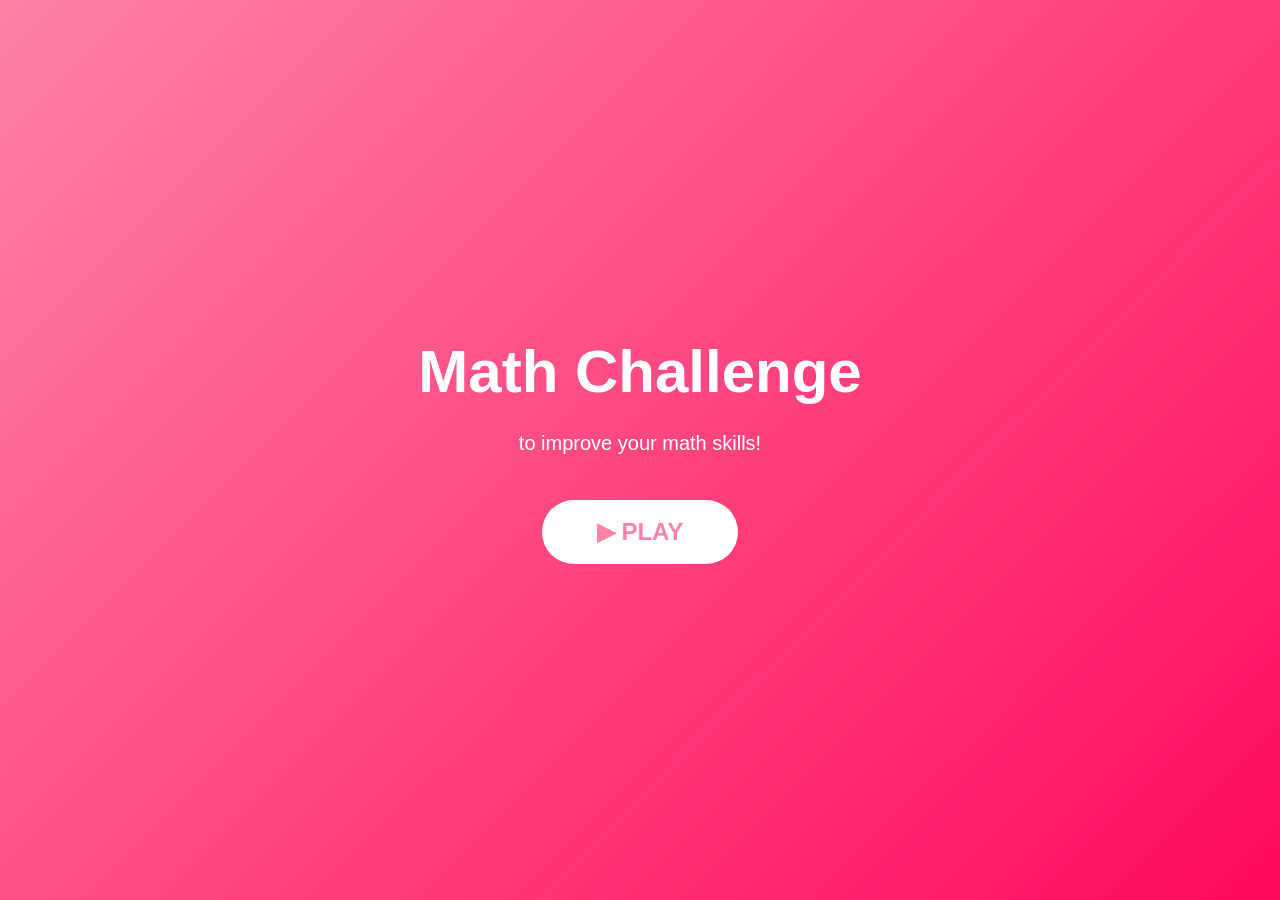
<file: index.html>
<!DOCTYPE html>
<html lang="th">
<head>
    <meta charset="UTF-8">
    <meta name="viewport" content="width=device-width, initial-scale=1.0">
    <title>Math Challenge</title>
    <link rel="stylesheet" href="style.css">
</head>

<body class="home-page">

    <div class="home-container">
        <h1>Math Challenge</h1>

        <p class="subtitle">
            to improve your math skills!
        </p>

        <button class="play-button" onclick="location.href='game.html'">
            ▶ PLAY
        </button>
    </div>

</body>
</html>
</file>
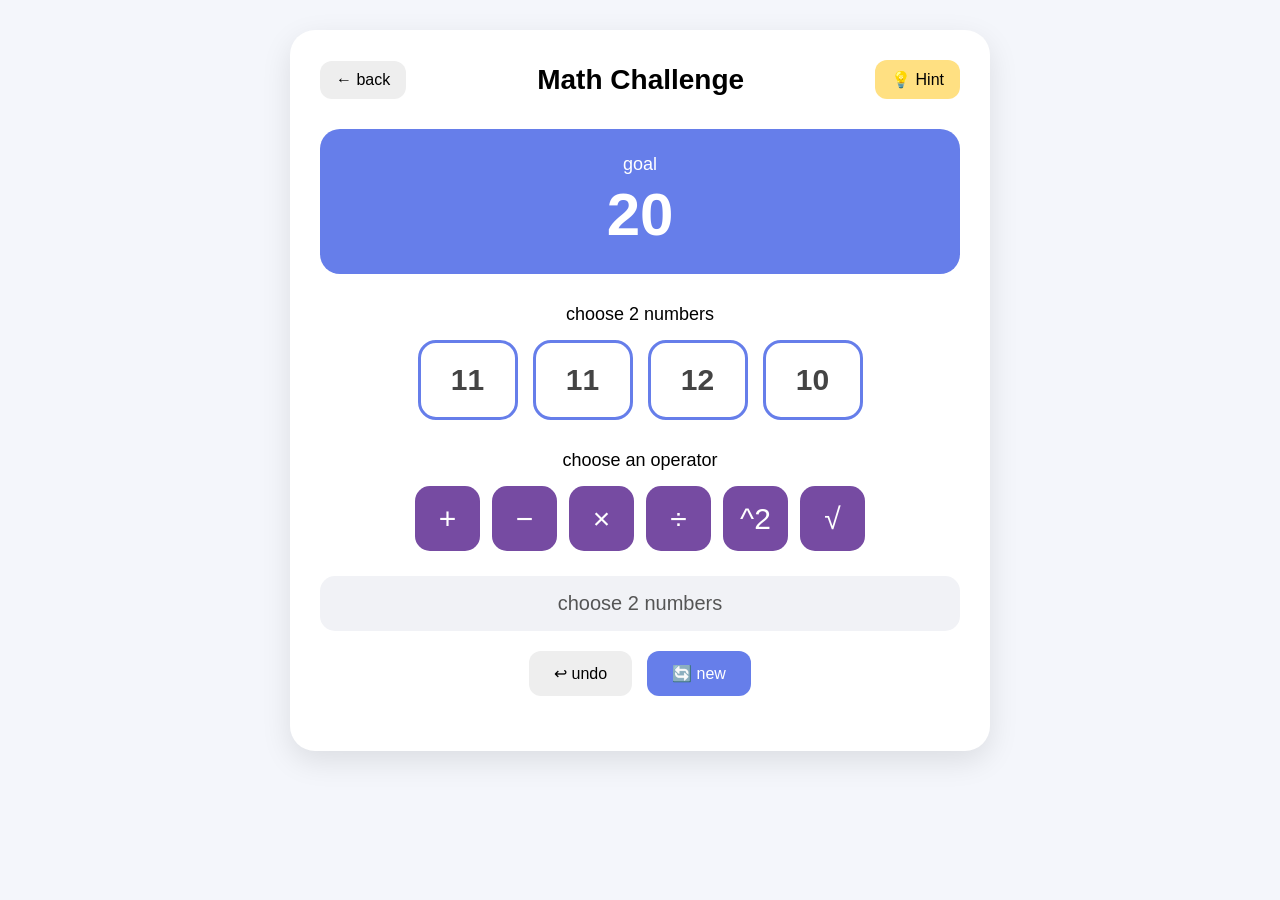
<file: game.html>
<!DOCTYPE html>
<html lang="th">
<head>
    <meta charset="UTF-8">
    <meta name="viewport" content="width=device-width, initial-scale=1.0">
    <title>Math Challenge - Game</title>
    <link rel="stylesheet" href="style.css">
</head>

<body class="game-page">

    <div class="game-container">

        <!-- back,hint -->
        <div class="top-bar">
            <button class="small-button" onclick="location.href='index.html'">
                ← back
            </button>

            <h1>Math Challenge</h1>

            <button class="small-button hint-button" onclick="showHint()">
                💡 Hint
            </button>
        </div>

        <!-- goal -->
        <div class="target-box">
            <p>goal</p>
            <div id="target">24</div>
        </div>

        <!-- number -->
        <div class="number-area">
            <p>choose 2 numbers</p>
            <div id="numbers" class="numbers"></div>
        </div>

        <!-- operator -->
        <div class="operator-area">
            <p>choose an operator</p>

            <div class="operators">
                <button onclick="chooseOperator('+')">+</button>
                <button onclick="chooseOperator('-')">−</button>
                <button onclick="chooseOperator('*')">×</button>
                <button onclick="chooseOperator('/')">÷</button>
                <button onclick="chooseOperator('^2')">^2</button>
                <button onclick="chooseOperator('Math.sqrt(number)')">√</button>
            </div>
        </div>

        <!-- output area -->
        <div class="expression-box">
            <span id="selectedExpression">
                choose 2 numbers
            </span>
        </div>

        <!-- buttom -->
        <div class="action-buttons">
            <button onclick="undo()" class="undo-button">
                ↩ undo
            </button>

            <button onclick="newGame()" class="new-game-button">
                🔄 new
            </button>
        </div>

        <!-- Hint -->
        <div id="hintBox" class="hint-box hidden">
            <h3>💡 solution</h3>
            <p id="hintText"></p>
        </div>

        <!-- status -->
        <div id="message"></div>

    </div>

    <script src="game.js"></script>
</body>
</html>
</file>
<file: style.css>
* {
    box-sizing: border-box;
    margin: 0;
    padding: 0;
}

body {
    font-family: Arial, "Noto Sans Thai", sans-serif;
    min-height: 100vh;
}

/*home page*/

.home-page {
    display: flex;
    justify-content: center;
    align-items: center;

    background: linear-gradient(135deg, #ff83a6, #ff0a5c);
}

.home-container {
    text-align: center;
    color: white;
}

.home-container h1 {
    font-size: 60px;
    margin-bottom: 20px;
}

.subtitle {
    font-size: 20px;
    line-height: 1.7;
    margin-bottom: 40px;
}

.play-button {
    border: none;
    background: white;
    color: #ff83a6;

    font-size: 24px;
    font-weight: bold;

    padding: 18px 55px;
    border-radius: 50px;

    cursor: pointer;

    transition: 0.2s;
}

.play-button:hover {
    transform: scale(1.08);
}

/*game*/

.game-page {
    background: #f4f6fb;
    padding: 30px;
}

.game-container {
    width: 100%;
    max-width: 700px;

    margin: auto;

    background: white;

    border-radius: 25px;

    padding: 30px;

    box-shadow: 0 10px 30px rgba(0, 0, 0, 0.1);
}


/* Top bar */

.top-bar {
    display: flex;
    justify-content: space-between;
    align-items: center;

    margin-bottom: 30px;
}

.top-bar h1 {
    font-size: 28px;
}

.small-button {
    border: none;

    padding: 10px 16px;

    border-radius: 12px;

    background: #eeeeee;

    cursor: pointer;

    font-size: 16px;
}

.small-button:hover {
    background: #dddddd;
}

.hint-button {
    background: #ffe082;
}


/* Target */

.target-box {
    text-align: center;

    background: #667eea;
    color: white;

    padding: 25px;

    border-radius: 20px;

    margin-bottom: 30px;
}

.target-box p {
    font-size: 18px;
}

#target {
    font-size: 60px;
    font-weight: bold;

    margin-top: 5px;
}


/* Number */

.number-area {
    text-align: center;

    margin-bottom: 30px;
}

.number-area p,
.operator-area p {
    font-size: 18px;
    margin-bottom: 15px;
}

.numbers {
    display: flex;

    justify-content: center;
    gap: 15px;

    flex-wrap: wrap;
}

.number-button {
    width: 100px;
    height: 80px;

    border: 3px solid #667eea;

    border-radius: 18px;

    background: white;

    font-size: 30px;
    font-weight: bold;

    color: #444;

    cursor: pointer;

    transition: 0.15s;
}

.number-button:hover {
    background: #eef0ff;
    transform: translateY(-3px);
}

.number-button.selected {
    background: #667eea;
    color: white;
}


/* Operator */

.operator-area {
    text-align: center;

    margin-bottom: 25px;
}

.operators {
    display: flex;

    justify-content: center;

    gap: 12px;
}

.operators button {
    width: 65px;
    height: 65px;

    border: none;

    border-radius: 15px;

    background: #764ba2;
    color: white;

    font-size: 30px;

    cursor: pointer;
}

.operators button:hover {
    transform: scale(1.05);
}


/* Expression */

.expression-box {
    min-height: 55px;

    display: flex;

    justify-content: center;
    align-items: center;

    background: #f1f2f6;

    border-radius: 15px;

    margin-bottom: 20px;

    font-size: 20px;

    color: #555;
}


/* Actions */

.action-buttons {
    display: flex;

    justify-content: center;

    gap: 15px;
}

.action-buttons button {
    border: none;

    padding: 13px 25px;

    border-radius: 12px;

    font-size: 16px;

    cursor: pointer;
}

.undo-button {
    background: #eeeeee;
}

.new-game-button {
    background: #667eea;
    color: white;
}


/* Hint */

.hint-box {
    margin-top: 25px;

    padding: 20px;

    border-radius: 15px;

    background: #fff7d6;

    border-left: 5px solid #ffc107;
}

.hint-box h3 {
    margin-bottom: 10px;
}

.hidden {
    display: none;
}


/* Message */

#message {
    text-align: center;

    font-size: 20px;
    font-weight: bold;

    margin-top: 25px;
}

.success {
    color: #2e9d50;
}

.error {
    color: #d9534f;
}


/* Responsive */

@media (max-width: 600px) {

    .home-container h1 {
        font-size: 42px;
    }

    .game-page {
        padding: 15px;
    }

    .game-container {
        padding: 20px;
    }

    .top-bar h1 {
        font-size: 20px;
    }

    .number-button {
        width: 75px;
        height: 65px;

        font-size: 25px;
    }

    #target {
        font-size: 48px;
    }
}
</file>
